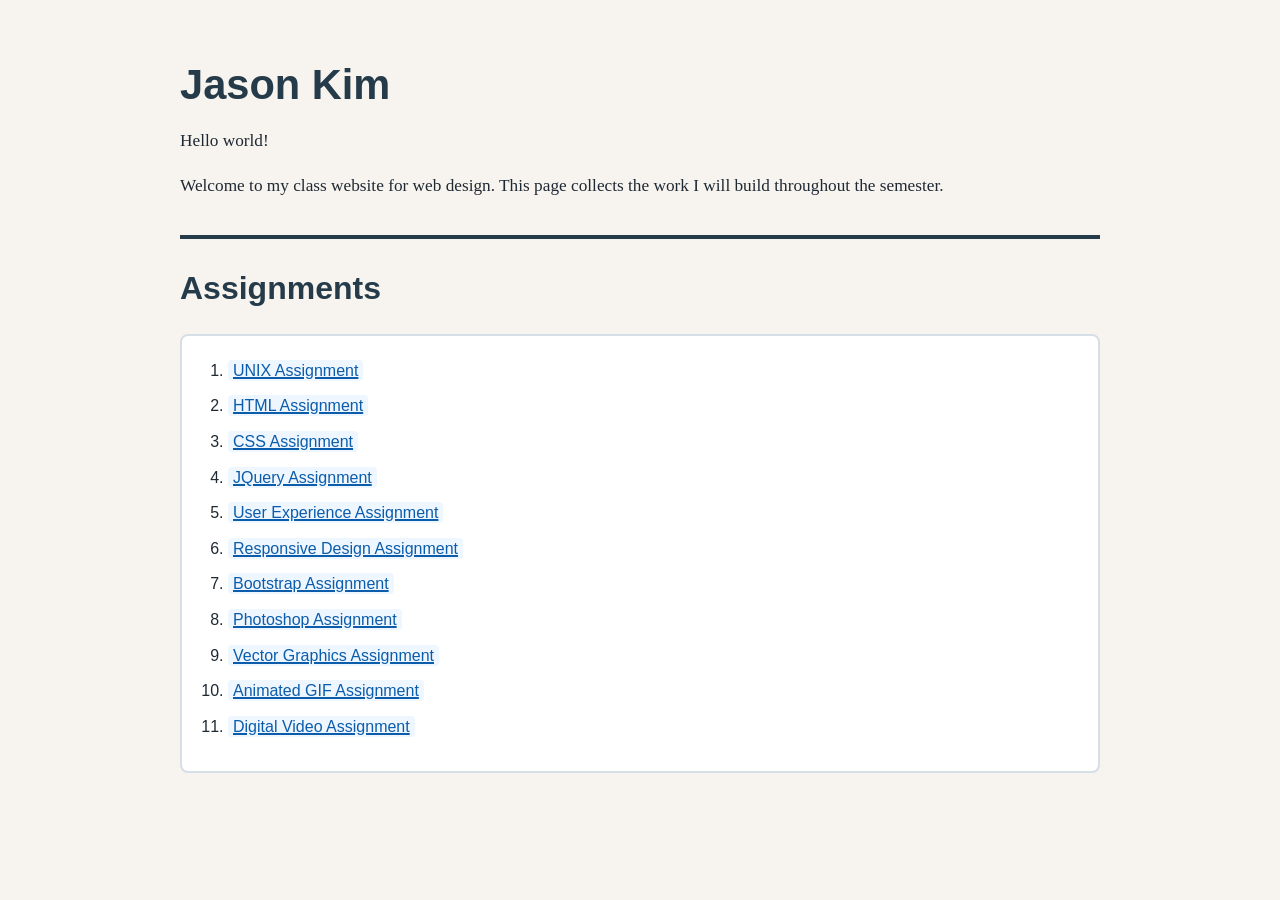
<file: index.html>
<!DOCTYPE html>
<html lang="en">
  <head>
    <meta charset="utf-8" />
    <meta name="viewport" content="width=device-width, initial-scale=1" />
    <title>Jason Kim</title>
    <link rel="stylesheet" href="css/main.css" />
  </head>
  <body class="home-page">
    <header>
      <h1>Jason Kim</h1>
      <p>Hello world!</p>
      <p>
        Welcome to my class website for web design. This page collects the work
        I will build throughout the semester.
      </p>
    </header>

    <main>
      <h2>Assignments</h2>
      <ol class="assignment-list">
        <li><a href="index.html">UNIX Assignment</a></li>
        <li><a href="about_me.html">HTML Assignment</a></li>
        <li><a href="index.html">CSS Assignment</a></li>
        <li><a href="topic_of_interest.html">JQuery Assignment</a></li>
        <li>
          <a href="user_experience_design.html">User Experience Assignment</a>
        </li>
        <li><a href="index.html">Responsive Design Assignment</a></li>
        <li><a href="professional_site.html">Bootstrap Assignment</a></li>
        <li><a href="photoshop.html">Photoshop Assignment</a></li>
        <li><a href="vector_graphics.html">Vector Graphics Assignment</a></li>
        <li><a href="animated_gif.html">Animated GIF Assignment</a></li>
        <li><a href="video.html">Digital Video Assignment</a></li>
      </ol>
    </main>
  </body>
</html>
</file>
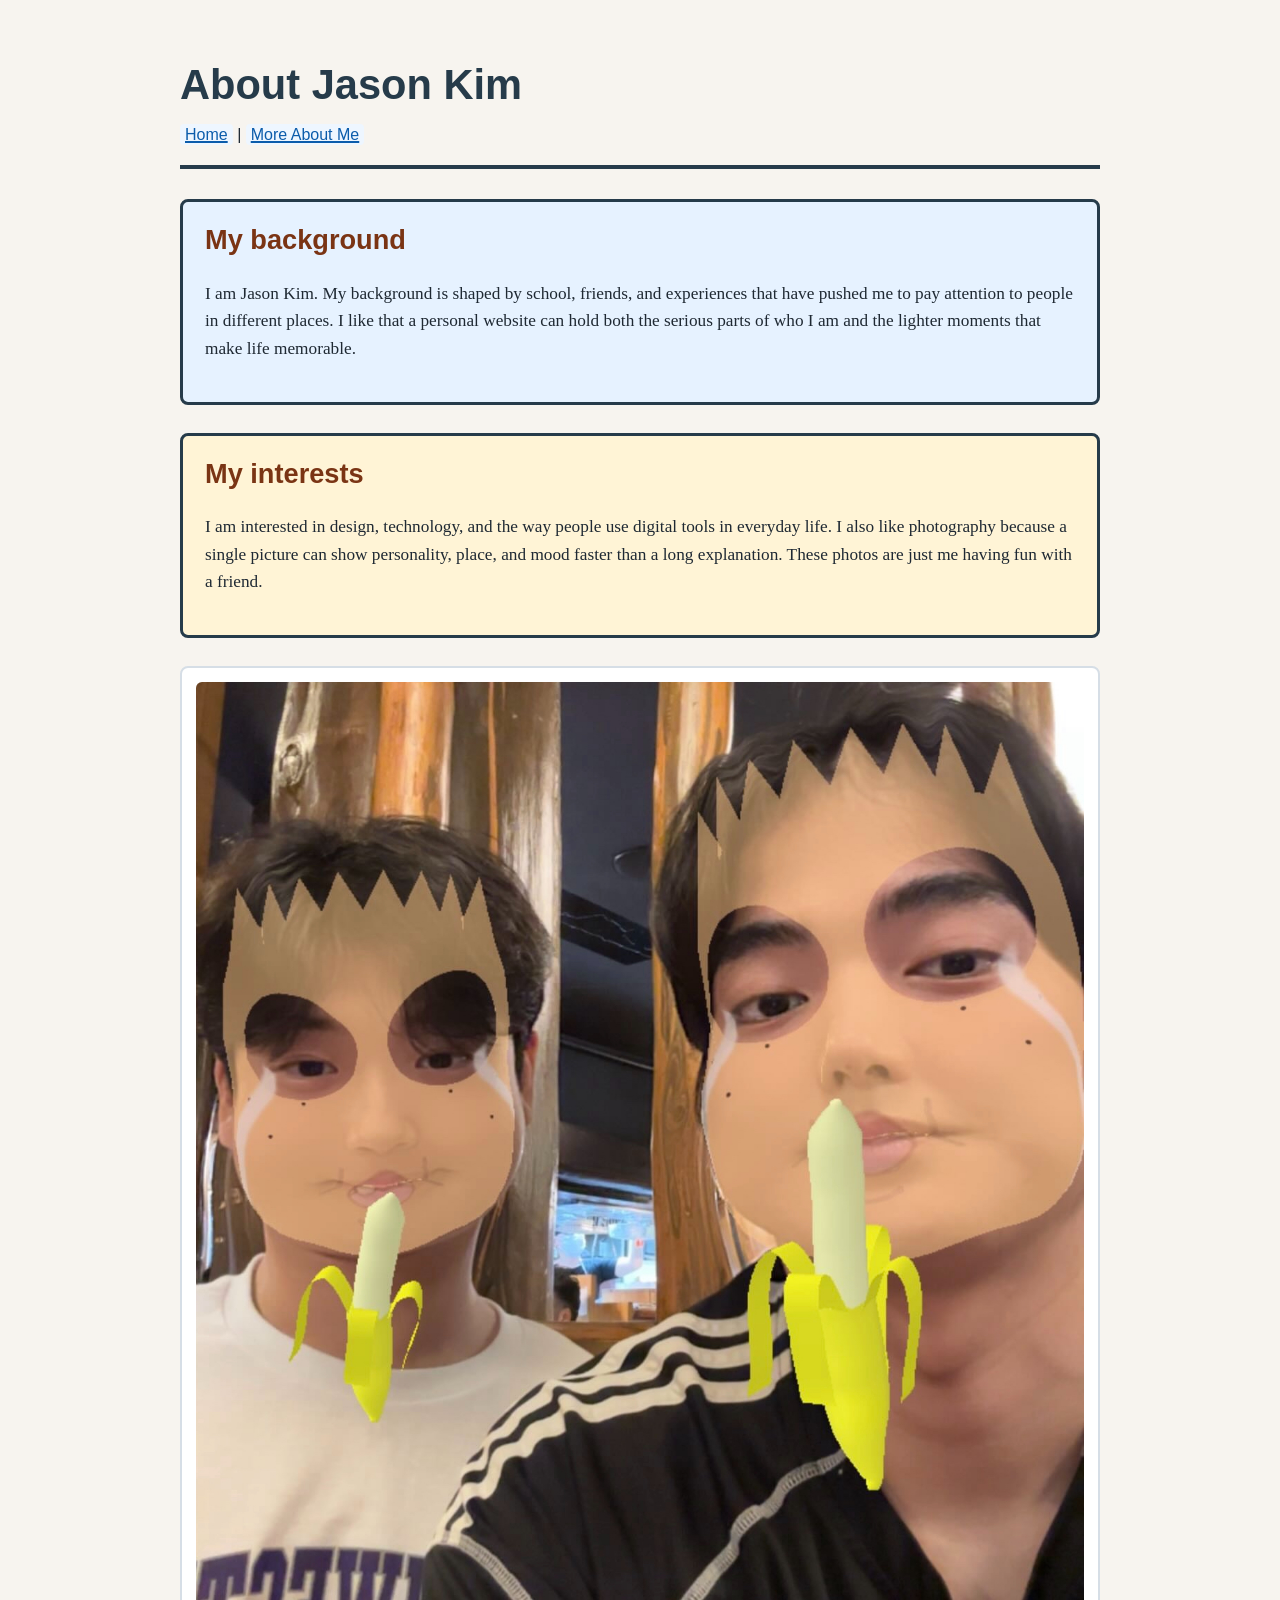
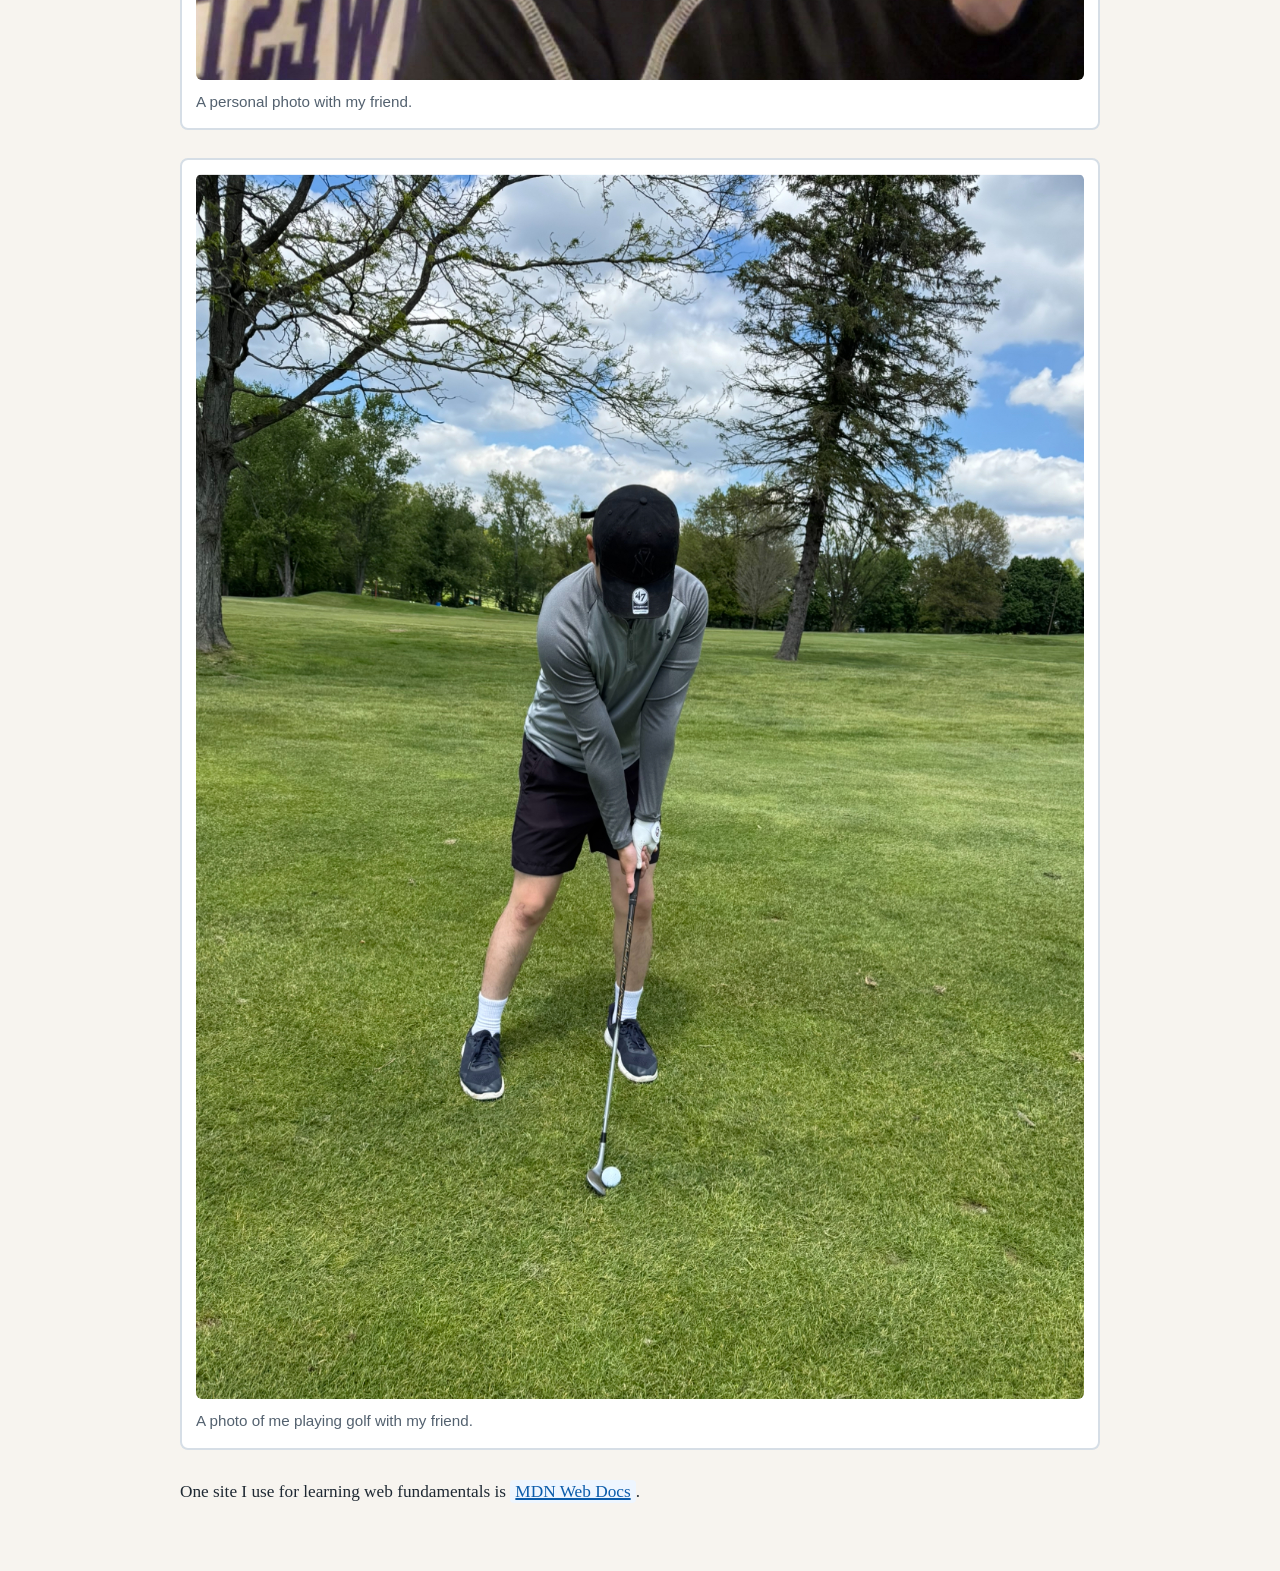
<file: about_me.html>
<!DOCTYPE html>
<html lang="en">
  <head>
    <meta charset="utf-8" />
    <meta name="viewport" content="width=device-width, initial-scale=1" />
    <title>About Jason Kim</title>
    <link rel="stylesheet" href="css/main.css" />
  </head>
  <body class="about-page">
    <header>
      <h1>About Jason Kim</h1>
      <nav>
        <a href="index.html">Home</a> |
        <a href="more_about_me.html">More About Me</a>
      </nav>
    </header>

    <main>
      <section id="my_background">
        <h2>My background</h2>
        <p>
          I am Jason Kim. My background is shaped by school, friends, and
          experiences that have pushed me to pay attention to people in
          different places. I like that a personal website can hold both the
          serious parts of who I am and the lighter moments that make life
          memorable.
        </p>
      </section>

      <section id="my_interests">
        <h2>My interests</h2>
        <p>
          I am interested in design, technology, and the way people use digital
          tools in everyday life. I also like photography because a single
          picture can show personality, place, and mood faster than a long
          explanation. These photos are just me having fun with a friend.
        </p>
      </section>

      <figure>
        <img
          src="images/IMG_9115.jpg"
          alt="Myself with my friend using a camera filter"
        />
        <figcaption>
          A personal photo with my friend.
        </figcaption>
      </figure>

      <figure>
        <img
          src="images/IMG_9118.jpg"
          alt="Myself playing golf with my friend"
        />
        <figcaption>
          A photo of me playing golf with my friend.
        </figcaption>
      </figure>

      <p>
        One site I use for learning web fundamentals is
        <a href="https://developer.mozilla.org/en-US/docs/Learn/HTML">MDN Web Docs</a>.
      </p>
    </main>
  </body>
</html>
</file>
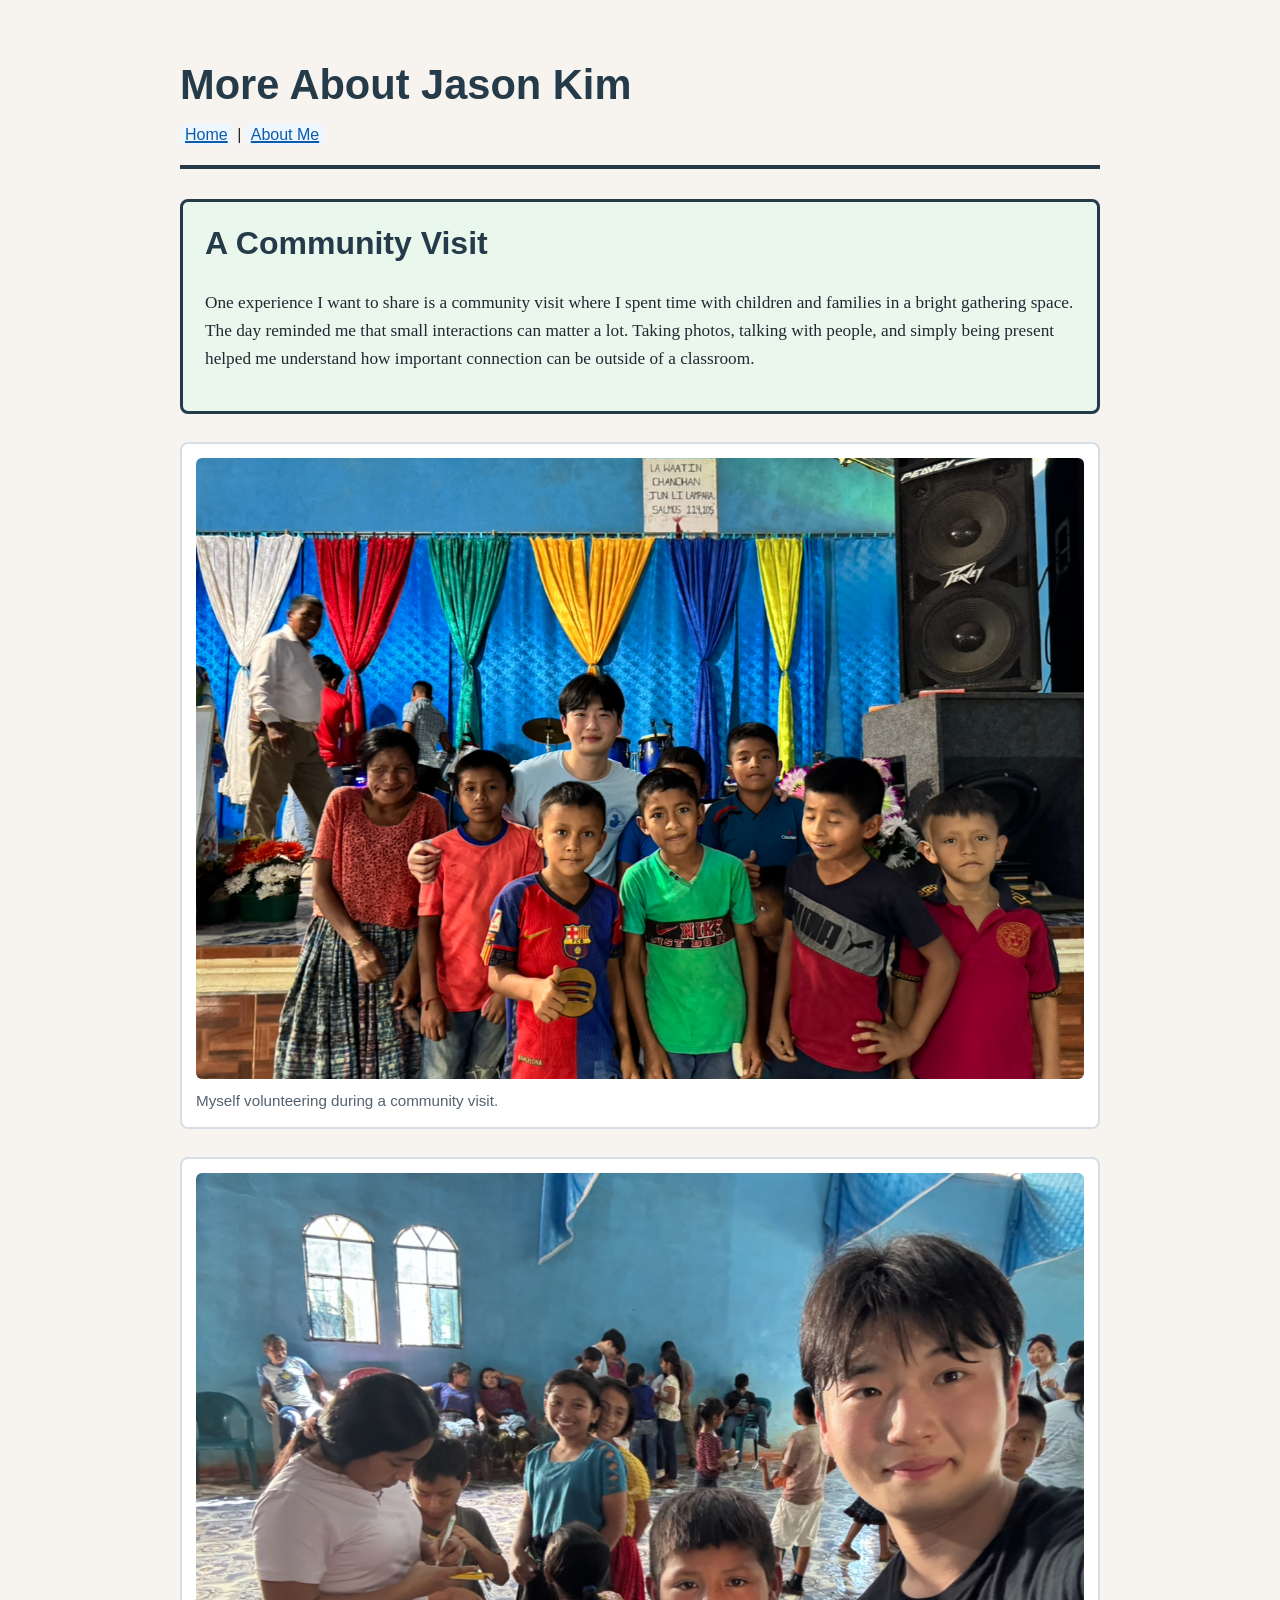
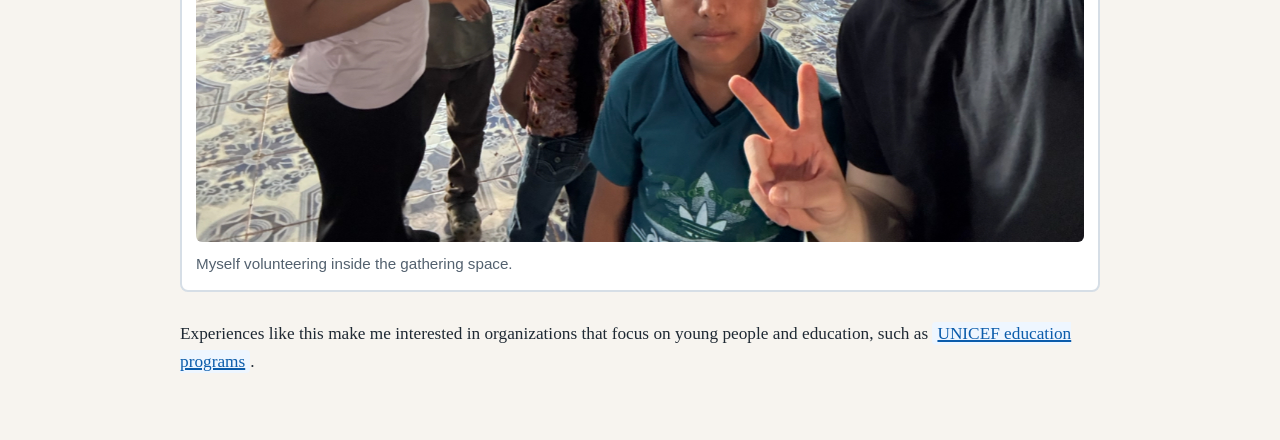
<file: more_about_me.html>
<!DOCTYPE html>
<html lang="en">
  <head>
    <meta charset="utf-8" />
    <meta name="viewport" content="width=device-width, initial-scale=1" />
    <title>More About Jason Kim</title>
    <link rel="stylesheet" href="css/main.css" />
  </head>
  <body class="more-page">
    <header>
      <h1>More About Jason Kim</h1>
      <nav>
        <a href="index.html">Home</a> |
        <a href="about_me.html">About Me</a>
      </nav>
    </header>

    <main>
      <section>
        <h2>A Community Visit</h2>
        <p>
          One experience I want to share is a community visit where I spent time
          with children and families in a bright gathering space. The day
          reminded me that small interactions can matter a lot. Taking photos,
          talking with people, and simply being present helped me understand how
          important connection can be outside of a classroom.
        </p>
      </section>

      <figure>
        <img
          src="images/IMG_9113.jpg"
          alt="Jason standing with a group during a community visit"
        />
        <figcaption>
          Myself volunteering during a community visit.
        </figcaption>
      </figure>

      <figure>
        <img
          src="images/IMG_9114.jpg"
          alt="Jason taking a selfie in a busy community room"
        />
        <figcaption>
          Myself volunteering inside the gathering space.
        </figcaption>
      </figure>

      <p>
        Experiences like this make me interested in organizations that focus on
        young people and education, such as
        <a href="https://www.unicef.org/education">UNICEF education programs</a>.
      </p>
    </main>
  </body>
</html>
</file>
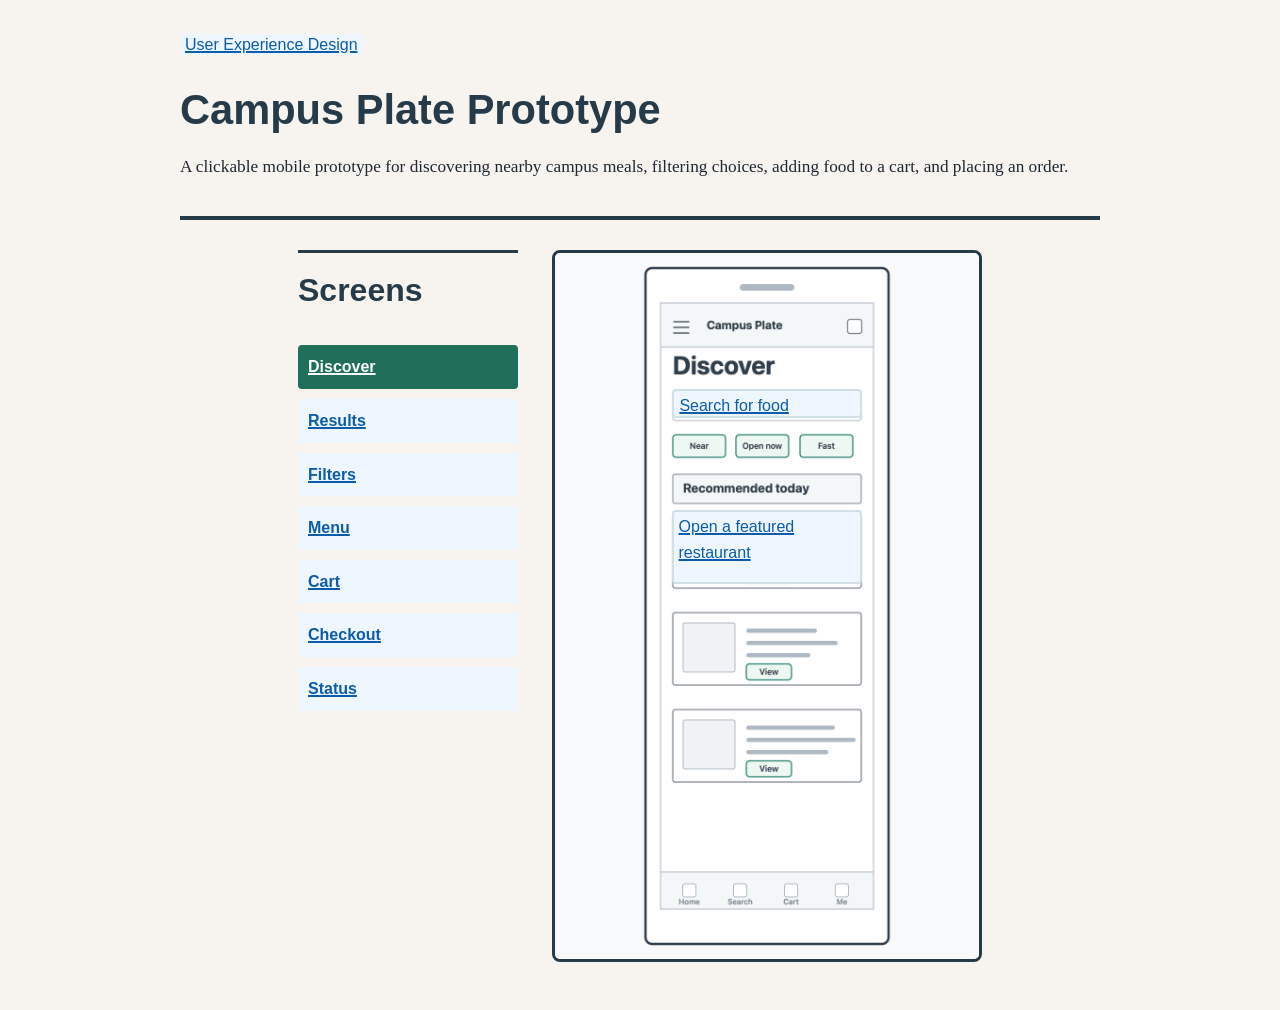
<file: prototype.html>
<!DOCTYPE html>
<html lang="en">
  <head>
    <meta charset="utf-8" />
    <meta name="viewport" content="width=device-width, initial-scale=1" />
    <title>Campus Plate Prototype | Jason Kim</title>
    <link rel="stylesheet" href="css/main.css" />
    <script src="js/prototype.js" defer></script>
  </head>
  <body class="prototype-page">
    <header>
      <nav>
        <a href="user_experience_design.html">User Experience Design</a>
      </nav>
      <h1>Campus Plate Prototype</h1>
      <p>
        A clickable mobile prototype for discovering nearby campus meals,
        filtering choices, adding food to a cart, and placing an order.
      </p>
    </header>

    <main class="prototype-layout" aria-live="polite">
      <aside class="prototype-index" aria-label="Prototype screens">
        <h2>Screens</h2>
        <a href="#discover" data-prototype-link="discover">Discover</a>
        <a href="#results" data-prototype-link="results">Results</a>
        <a href="#filters" data-prototype-link="filters">Filters</a>
        <a href="#menu" data-prototype-link="menu">Menu</a>
        <a href="#cart" data-prototype-link="cart">Cart</a>
        <a href="#checkout" data-prototype-link="checkout">Checkout</a>
        <a href="#status" data-prototype-link="status">Status</a>
      </aside>

      <div class="prototype-phone">
        <section
          class="prototype-screen is-active"
          data-prototype-screen="discover"
          id="discover"
        >
          <img
            src="images/ux/wireframe-01-discover.png"
            alt="Discover screen in the Campus Plate prototype"
          />
          <a
            class="hotspot discover-search"
            href="#results"
            data-prototype-link="results"
            >Search for food</a
          >
          <a
            class="hotspot discover-card"
            href="#menu"
            data-prototype-link="menu"
            >Open a featured restaurant</a
          >
        </section>

        <section
          class="prototype-screen"
          data-prototype-screen="results"
          id="results"
        >
          <img
            src="images/ux/wireframe-02-results.png"
            alt="Results screen in the Campus Plate prototype"
          />
          <a
            class="hotspot results-filter"
            href="#filters"
            data-prototype-link="filters"
            >Open filters</a
          >
          <a
            class="hotspot results-card"
            href="#menu"
            data-prototype-link="menu"
            >Open restaurant menu</a
          >
        </section>

        <section
          class="prototype-screen"
          data-prototype-screen="filters"
          id="filters"
        >
          <img
            src="images/ux/wireframe-04-filters.png"
            alt="Filters screen in the Campus Plate prototype"
          />
          <a
            class="hotspot filters-apply"
            href="#results"
            data-prototype-link="results"
            >Apply filters</a
          >
          <a
            class="hotspot filters-clear"
            href="#results"
            data-prototype-link="results"
            >Clear filters</a
          >
        </section>

        <section class="prototype-screen" data-prototype-screen="menu" id="menu">
          <img
            src="images/ux/wireframe-03-menu.png"
            alt="Restaurant menu screen in the Campus Plate prototype"
          />
          <a
            class="hotspot menu-cart"
            href="#cart"
            data-prototype-link="cart"
            >View cart</a
          >
        </section>

        <section class="prototype-screen" data-prototype-screen="cart" id="cart">
          <img
            src="images/ux/wireframe-05-cart.png"
            alt="Cart screen in the Campus Plate prototype"
          />
          <a
            class="hotspot cart-checkout"
            href="#checkout"
            data-prototype-link="checkout"
            >Go to checkout</a
          >
        </section>

        <section
          class="prototype-screen"
          data-prototype-screen="checkout"
          id="checkout"
        >
          <img
            src="images/ux/wireframe-06-checkout.png"
            alt="Checkout screen in the Campus Plate prototype"
          />
          <a
            class="hotspot checkout-place"
            href="#status"
            data-prototype-link="status"
            >Place order</a
          >
        </section>

        <section
          class="prototype-screen"
          data-prototype-screen="status"
          id="status"
        >
          <img
            src="images/ux/wireframe-07-status.png"
            alt="Order status screen in the Campus Plate prototype"
          />
          <a
            class="hotspot status-again"
            href="#discover"
            data-prototype-link="discover"
            >Order again</a
          >
        </section>
      </div>
    </main>
  </body>
</html>
</file>
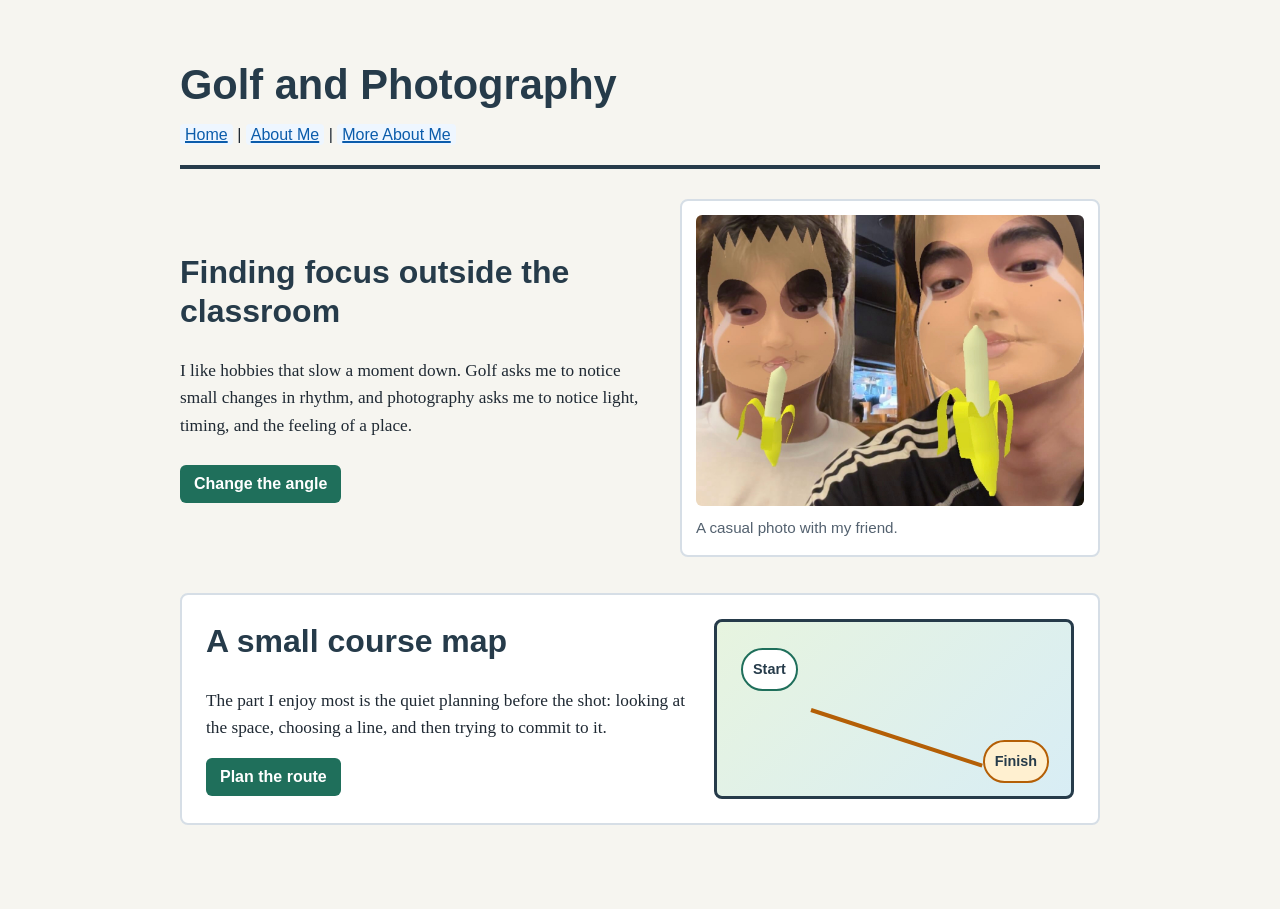
<file: topic_of_interest.html>
<!DOCTYPE html>
<html lang="en">
  <head>
    <meta charset="utf-8" />
    <meta name="viewport" content="width=device-width, initial-scale=1" />
    <title>Golf and Photography - Jason Kim</title>
    <link rel="stylesheet" href="css/main.css" />
    <script src="js/jquery.min.js"></script>
    <script src="js/main.js"></script>
  </head>
  <body class="topic-page">
    <header>
      <h1>Golf and Photography</h1>
      <nav>
        <a href="index.html">Home</a> |
        <a href="about_me.html">About Me</a> |
        <a href="more_about_me.html">More About Me</a>
      </nav>
    </header>

    <main>
      <section class="topic-intro">
        <div>
          <h2>Finding focus outside the classroom</h2>
          <p id="spotlight-note">
            I like hobbies that slow a moment down. Golf asks me to notice small
            changes in rhythm, and photography asks me to notice light, timing,
            and the feeling of a place.
          </p>
          <button id="mood-button" type="button">Change the angle</button>
        </div>

        <figure>
          <img
            id="feature-photo"
            src="images/IMG_9115.jpg"
            alt="Jason with a friend using a camera filter"
          />
          <figcaption>
            A casual photo with my friend.
          </figcaption>
        </figure>
      </section>

      <section class="motion-section">
        <div class="motion-copy">
          <h2>A small course map</h2>
          <p>
            The part I enjoy most is the quiet planning before the shot: looking
            at the space, choosing a line, and then trying to commit to it.
          </p>
          <button id="route-button" type="button">Plan the route</button>
        </div>

        <div id="moving-frame">
          <span class="course-pin">Start</span>
          <span class="course-line"></span>
          <span class="course-pin finish">Finish</span>
        </div>
      </section>
    </main>
  </body>
</html>
</file>
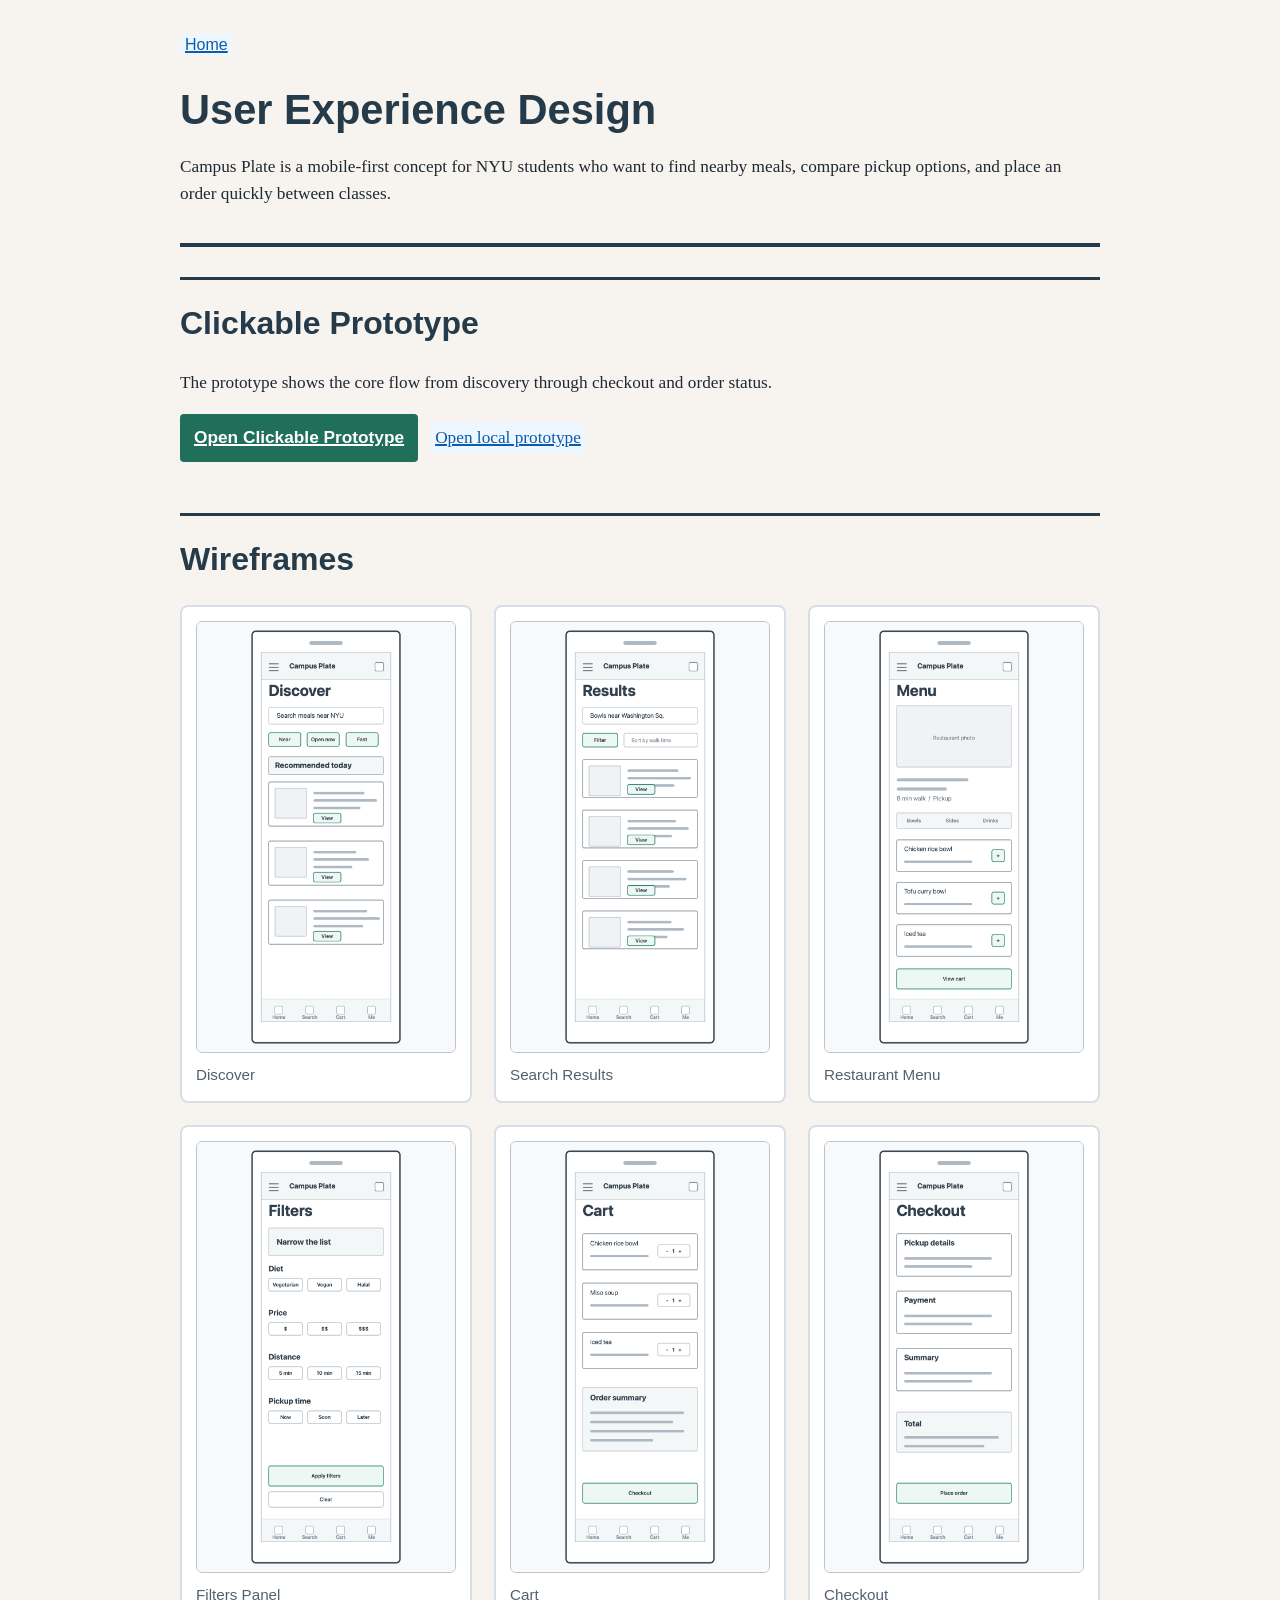
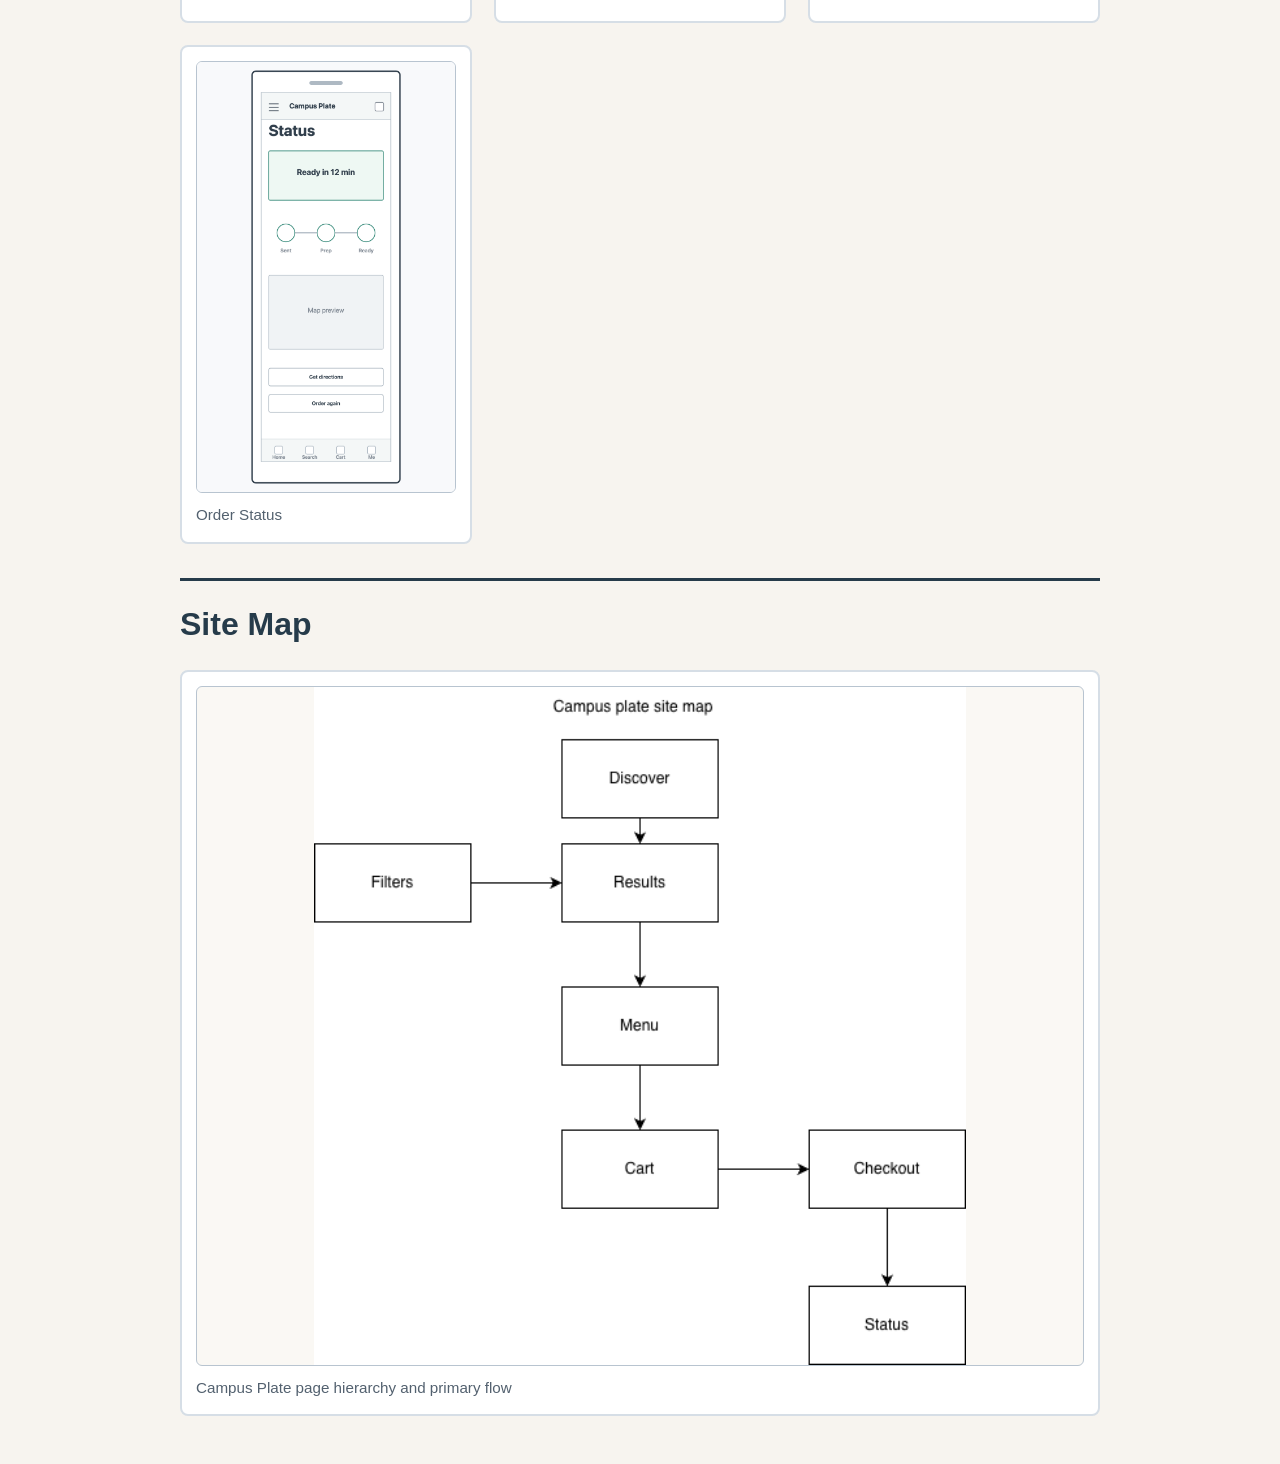
<file: user_experience_design.html>
<!DOCTYPE html>
<html lang="en">
  <head>
    <meta charset="utf-8" />
    <meta name="viewport" content="width=device-width, initial-scale=1" />
    <title>User Experience Design | Jason Kim</title>
    <link rel="stylesheet" href="css/main.css" />
  </head>
  <body class="ux-page">
    <header>
      <nav><a href="index.html">Home</a></nav>
      <h1>User Experience Design</h1>
      <p>
        Campus Plate is a mobile-first concept for NYU students who want to find
        nearby meals, compare pickup options, and place an order quickly between
        classes.
      </p>
    </header>

    <main>
      <section class="prototype">
        <h2>Clickable Prototype</h2>
        <p>
          The prototype shows the core flow from discovery through checkout and
          order status.
        </p>
        <p class="prototype-actions">
          <a
            class="button-link"
            href="http://i6.cims.nyu.edu/~jjk9849/prototype.html"
            >Open Clickable Prototype</a
          >
          <a href="prototype.html">Open local prototype</a>
        </p>
      </section>

      <section class="wireframes">
        <h2>Wireframes</h2>
        <div class="wireframe-grid">
          <figure>
            <img
              src="images/ux/wireframe-01-discover.png"
              alt="Campus Plate Discover mobile wireframe"
            />
            <figcaption>Discover</figcaption>
          </figure>
          <figure>
            <img
              src="images/ux/wireframe-02-results.png"
              alt="Campus Plate search results mobile wireframe"
            />
            <figcaption>Search Results</figcaption>
          </figure>
          <figure>
            <img
              src="images/ux/wireframe-03-menu.png"
              alt="Campus Plate restaurant menu mobile wireframe"
            />
            <figcaption>Restaurant Menu</figcaption>
          </figure>
          <figure>
            <img
              src="images/ux/wireframe-04-filters.png"
              alt="Campus Plate filters panel mobile wireframe"
            />
            <figcaption>Filters Panel</figcaption>
          </figure>
          <figure>
            <img
              src="images/ux/wireframe-05-cart.png"
              alt="Campus Plate cart mobile wireframe"
            />
            <figcaption>Cart</figcaption>
          </figure>
          <figure>
            <img
              src="images/ux/wireframe-06-checkout.png"
              alt="Campus Plate checkout mobile wireframe"
            />
            <figcaption>Checkout</figcaption>
          </figure>
          <figure>
            <img
              src="images/ux/wireframe-07-status.png"
              alt="Campus Plate order status mobile wireframe"
            />
            <figcaption>Order Status</figcaption>
          </figure>
        </div>
      </section>

      <section class="site_map">
        <h2>Site Map</h2>
        <figure class="site-map-figure">
          <img
            src="images/ux/site-map-drawio.png"
            alt="Campus Plate site map showing Discover, Results, Filters, Menu, Cart, Checkout, and Status pages"
          />
          <figcaption>Campus Plate page hierarchy and primary flow</figcaption>
        </figure>
      </section>
    </main>
  </body>
</html>
</file>
<file: css/main.css>
* {
  box-sizing: border-box;
}

body {
  background: #f7f4ef;
  color: #1f2933;
  font-family: Arial, Helvetica, sans-serif;
  line-height: 1.6;
  margin: 0 auto;
  max-width: 960px;
  padding: 32px 20px 48px;
}

header {
  border-bottom: 4px solid #263b4a;
  margin-bottom: 30px;
  padding-bottom: 18px;
}

p {
  font-family: Georgia, "Times New Roman", serif;
  font-size: 1.08rem;
}

h1,
h2,
h3 {
  color: #263b4a;
  font-family: Arial, Helvetica, sans-serif;
  font-size: 2rem;
  line-height: 1.2;
}

h1 {
  font-size: 2.6rem;
  margin-bottom: 12px;
}

h2 {
  margin-top: 0;
}

a:link {
  background-color: #eef6ff;
  color: #0b5cab;
}

a:visited {
  background-color: #f4ecff;
  color: #6d3ba8;
}

a:hover {
  background-color: #263b4a;
  color: #ffffff;
}

a:active {
  background-color: #f59e0b;
  color: #1f2933;
}

a {
  border-radius: 4px;
  padding: 2px 5px;
  text-decoration-thickness: 2px;
  transition: background-color 0.2s ease, color 0.2s ease;
}

nav {
  font-size: 1rem;
}

.assignment-list {
  background: #ffffff;
  border: 2px solid #d6dee6;
  border-radius: 8px;
  padding: 22px 22px 22px 46px;
}

.assignment-list li {
  margin-bottom: 10px;
}

.about-page section,
.more-page section {
  border: 3px solid #263b4a;
  border-radius: 8px;
  margin-bottom: 28px;
  padding: 22px;
}

#my_background {
  background-color: #e6f2ff;
}

#my_interests {
  background-color: #fff4d6;
}

.about-page section h2 {
  color: #7a3414;
  font-family: "Trebuchet MS", Arial, sans-serif;
  font-size: 1.7rem;
}

.more-page section {
  background-color: #eaf7ec;
}

figure {
  background: #ffffff;
  border: 2px solid #d6dee6;
  border-radius: 8px;
  margin: 28px 0;
  padding: 14px;
}

img {
  border-radius: 6px;
  display: block;
  height: auto;
  max-width: 100%;
}

figcaption {
  color: #53616f;
  font-family: Arial, Helvetica, sans-serif;
  font-size: 0.95rem;
  margin-top: 10px;
}

button {
  background: #1f6f5b;
  border: 0;
  border-radius: 6px;
  color: #ffffff;
  cursor: pointer;
  font-family: Arial, Helvetica, sans-serif;
  font-size: 1rem;
  font-weight: 700;
  margin-top: 8px;
  padding: 10px 14px;
}

button:hover {
  background: #164f41;
}

.topic-page {
  background: #f6f5f0;
}

.topic-intro,
.motion-section {
  align-items: center;
  display: grid;
  gap: 28px;
  grid-template-columns: minmax(0, 1fr) minmax(260px, 420px);
  margin-bottom: 36px;
}

.topic-intro figure {
  margin: 0;
}

.topic-intro img {
  aspect-ratio: 4 / 3;
  object-fit: cover;
  width: 100%;
}

.motion-section {
  background: #ffffff;
  border: 2px solid #d6dee6;
  border-radius: 8px;
  grid-template-columns: minmax(0, 1fr) minmax(260px, 360px);
  padding: 24px;
}

.motion-copy p {
  margin-bottom: 8px;
}

#moving-frame {
  background: linear-gradient(135deg, #e7f4df, #d8edf5);
  border: 3px solid #263b4a;
  border-radius: 8px;
  height: 180px;
  left: 0;
  position: relative;
  top: 0;
}

.course-pin {
  background: #ffffff;
  border: 2px solid #1f6f5b;
  border-radius: 999px;
  color: #263b4a;
  font-family: Arial, Helvetica, sans-serif;
  font-size: 0.9rem;
  font-weight: 700;
  left: 24px;
  padding: 8px 10px;
  position: absolute;
  top: 26px;
}

.course-pin.finish {
  background: #fff0d0;
  border-color: #b45f06;
  left: auto;
  right: 22px;
  top: 118px;
}

.course-line {
  background: #b45f06;
  height: 4px;
  left: 94px;
  position: absolute;
  top: 86px;
  transform: rotate(18deg);
  transform-origin: left center;
  width: 180px;
}

@media (max-width: 720px) {
  .topic-intro,
  .motion-section {
    grid-template-columns: 1fr;
  }

  .course-line {
    width: 46%;
  }
}

.ux-page main,
.prototype-page main {
  display: grid;
  gap: 34px;
}

.prototype,
.wireframes,
.site_map {
  border-top: 3px solid #263b4a;
  padding-top: 24px;
}

.prototype-actions {
  align-items: center;
  display: flex;
  flex-wrap: wrap;
  gap: 12px;
}

.button-link:link,
.button-link:visited {
  background: #1f6f5b;
  color: #ffffff;
  display: inline-block;
  font-family: Arial, Helvetica, sans-serif;
  font-weight: 700;
  padding: 10px 14px;
}

.button-link:hover {
  background: #164f41;
}

.wireframe-grid {
  display: grid;
  gap: 22px;
  grid-template-columns: repeat(auto-fit, minmax(230px, 1fr));
}

.wireframe-grid figure,
.site-map-figure {
  background: #ffffff;
  border: 2px solid #d6dee6;
  margin: 0;
}

.wireframe-grid img,
.site-map-figure img {
  background: #faf8f4;
  border: 1px solid #b8c4d0;
  width: 100%;
}

.site-map-figure img {
  max-height: 680px;
  object-fit: contain;
}

.prototype-layout {
  align-items: start;
  grid-template-columns: 220px minmax(300px, 430px);
  justify-content: center;
}

.prototype-index {
  border-top: 3px solid #263b4a;
  display: grid;
  gap: 10px;
  padding-top: 18px;
}

.prototype-index a {
  display: block;
  font-family: Arial, Helvetica, sans-serif;
  font-weight: 700;
  padding: 9px 10px;
}

.prototype-index a.is-active {
  background: #1f6f5b;
  color: #ffffff;
}

.prototype-phone {
  position: relative;
  width: min(100%, 430px);
}

.prototype-screen {
  display: none;
  position: relative;
}

.prototype-screen.is-active {
  display: block;
}

.prototype-screen img {
  border: 3px solid #263b4a;
  border-radius: 8px;
  width: 100%;
}

.hotspot {
  background: rgba(31, 111, 91, 0.1);
  border: 2px solid rgba(31, 111, 91, 0.15);
  color: transparent;
  display: block;
  overflow: hidden;
  position: absolute;
}

.hotspot:hover,
.hotspot:focus {
  background: rgba(31, 111, 91, 0.22);
  border-color: #1f6f5b;
  outline: 3px solid rgba(245, 158, 11, 0.45);
}

.discover-search {
  height: 4%;
  left: 28%;
  top: 19.6%;
  width: 44%;
}

.discover-card {
  height: 10.4%;
  left: 27.8%;
  top: 36.6%;
  width: 44.4%;
}

.results-filter {
  height: 3.5%;
  left: 27.8%;
  top: 25.4%;
  width: 13.6%;
}

.results-card {
  height: 8.8%;
  left: 27.8%;
  top: 31.6%;
  width: 44.4%;
}

.filters-apply {
  height: 4.8%;
  left: 27.8%;
  top: 74.4%;
  width: 44.4%;
}

.filters-clear {
  height: 3.7%;
  left: 27.8%;
  top: 80.9%;
  width: 44.4%;
}

.menu-cart,
.cart-checkout,
.checkout-place {
  height: 4.7%;
  left: 27.8%;
  top: 80.6%;
  width: 44.4%;
}

.status-again {
  height: 4.2%;
  left: 27.8%;
  top: 76.8%;
  width: 44.4%;
}

@media (max-width: 760px) {
  .prototype-layout {
    grid-template-columns: 1fr;
  }

  .prototype-index {
    grid-template-columns: repeat(auto-fit, minmax(100px, 1fr));
  }

  .prototype-phone {
    margin: 0 auto;
  }
}
</file>
